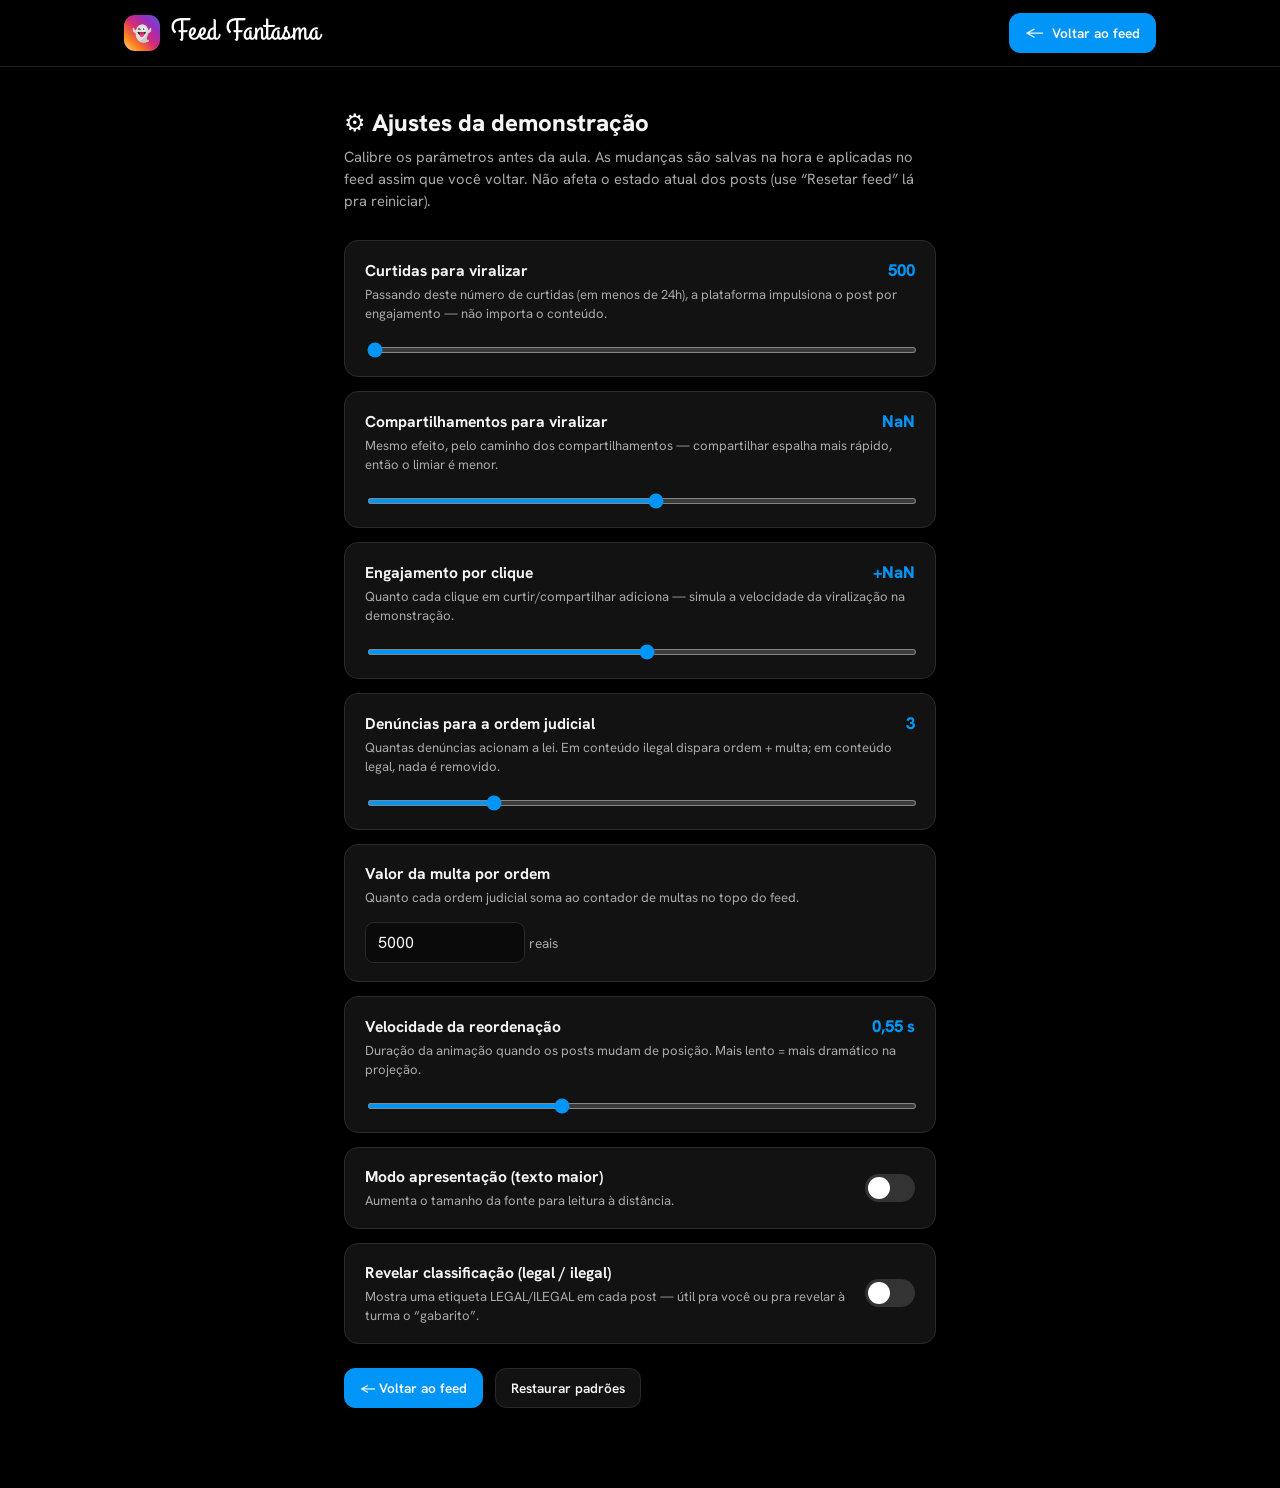
<file: Ajustes.html>
<!DOCTYPE html>
<html lang="pt-BR">
<head>
  <meta charset="UTF-8" />
  <meta name="viewport" content="width=device-width, initial-scale=1.0" />
  <title>Ajustes · Feed Fantasma</title>
  <link rel="preconnect" href="https://fonts.googleapis.com" />
  <link rel="preconnect" href="https://fonts.gstatic.com" crossorigin />
  <link href="https://fonts.googleapis.com/css2?family=Hanken+Grotesk:wght@400;500;600;700;800&family=Grand+Hotel&display=swap" rel="stylesheet" />
  <link rel="stylesheet" href="styles.css" />
</head>
<body>
  <header class="topbar">
    <div class="topbar-main">
      <a class="brand" href="Feed Fantasma.html">
        <span class="ghost">👻</span>
        <span class="word">Feed Fantasma</span>
      </a>
      <div class="top-actions">
        <a class="tbtn primary" href="Feed Fantasma.html"><span class="tbtn-ico">←</span> Voltar ao feed</a>
      </div>
    </div>
  </header>

  <div class="settings-wrap">
    <div class="settings-head">
      <h1>⚙ Ajustes da demonstração</h1>
    </div>
    <p class="settings-lead">Calibre os parâmetros antes da aula. As mudanças são salvas na hora e aplicadas no feed assim que você voltar. Não afeta o estado atual dos posts (use “Resetar feed” lá pra reiniciar).</p>

    <div class="setting">
      <div class="s-top">
        <label for="likes">Curtidas para viralizar</label>
        <span class="s-val" id="likes-val">5.000</span>
      </div>
      <p class="s-desc">Passando deste número de curtidas (em menos de 24h), a plataforma impulsiona o post por engajamento — não importa o conteúdo.</p>
      <input type="range" id="likes" min="1000" max="20000" step="500" />
    </div>

    <div class="setting">
      <div class="s-top">
        <label for="shares">Compartilhamentos para viralizar</label>
        <span class="s-val" id="shares-val">2.000</span>
      </div>
      <p class="s-desc">Mesmo efeito, pelo caminho dos compartilhamentos — compartilhar espalha mais rápido, então o limiar é menor.</p>
      <input type="range" id="shares" min="500" max="10000" step="500" />
    </div>

    <div class="setting">
      <div class="s-top">
        <label for="passo">Engajamento por clique</label>
        <span class="s-val" id="passo-val">1.000</span>
      </div>
      <p class="s-desc">Quanto cada clique em curtir/compartilhar adiciona — simula a velocidade da viralização na demonstração.</p>
      <input type="range" id="passo" min="100" max="5000" step="100" />
    </div>

    <div class="setting">
      <div class="s-top">
        <label for="denuncias">Denúncias para a ordem judicial</label>
        <span class="s-val" id="denuncias-val">3</span>
      </div>
      <p class="s-desc">Quantas denúncias acionam a lei. Em conteúdo ilegal dispara ordem + multa; em conteúdo legal, nada é removido.</p>
      <input type="range" id="denuncias" min="1" max="10" step="1" />
    </div>

    <div class="setting">
      <div class="s-top">
        <label for="multa">Valor da multa por ordem</label>
      </div>
      <p class="s-desc">Quanto cada ordem judicial soma ao contador de multas no topo do feed.</p>
      <input type="number" id="multa" min="0" step="500" /> <span style="color:var(--text-dim);font-size:.85rem;">reais</span>
    </div>

    <div class="setting">
      <div class="s-top">
        <label for="flip">Velocidade da reordenação</label>
        <span class="s-val" id="flip-val">0,55 s</span>
      </div>
      <p class="s-desc">Duração da animação quando os posts mudam de posição. Mais lento = mais dramático na projeção.</p>
      <input type="range" id="flip" min="0.2" max="1.2" step="0.05" />
    </div>

    <div class="setting">
      <div class="toggle-row">
        <div>
          <label for="presentation">Modo apresentação (texto maior)</label>
          <p class="s-desc" style="margin-bottom:0;">Aumenta o tamanho da fonte para leitura à distância.</p>
        </div>
        <span class="switch"><input type="checkbox" id="presentation" /><span class="slider"></span></span>
      </div>
    </div>

    <div class="setting">
      <div class="toggle-row">
        <div>
          <label for="reveal">Revelar classificação (legal / ilegal)</label>
          <p class="s-desc" style="margin-bottom:0;">Mostra uma etiqueta LEGAL/ILEGAL em cada post — útil pra você ou pra revelar à turma o “gabarito”.</p>
        </div>
        <span class="switch"><input type="checkbox" id="reveal" /><span class="slider"></span></span>
      </div>
    </div>

    <div class="settings-actions">
      <a class="tbtn primary" href="Feed Fantasma.html">← Voltar ao feed</a>
      <button class="tbtn" id="restore">Restaurar padrões</button>
      <span class="saved-flash" id="flash">✓ salvo</span>
    </div>
  </div>

  <script src="data.js"></script>
  <script>
    const CONFIG_KEY = "feedFantasma.config.v1";
    function load() {
      try { return { ...window.DEFAULT_CONFIG, ...JSON.parse(localStorage.getItem(CONFIG_KEY) || "{}") }; }
      catch (e) { return { ...window.DEFAULT_CONFIG }; }
    }
    let cfg = load();

    const els = {
      likes: document.getElementById("likes"),
      shares: document.getElementById("shares"),
      passo: document.getElementById("passo"),
      denuncias: document.getElementById("denuncias"),
      multa: document.getElementById("multa"),
      flip: document.getElementById("flip"),
      presentation: document.getElementById("presentation"),
      reveal: document.getElementById("reveal")
    };
    const flash = document.getElementById("flash");

    function render() {
      els.likes.value = cfg.likesEmAlta;
      document.getElementById("likes-val").textContent = (+cfg.likesEmAlta).toLocaleString("pt-BR");
      els.shares.value = cfg.sharesEmAlta;
      document.getElementById("shares-val").textContent = (+cfg.sharesEmAlta).toLocaleString("pt-BR");
      els.passo.value = cfg.passoEngajamento;
      document.getElementById("passo-val").textContent = "+" + (+cfg.passoEngajamento).toLocaleString("pt-BR");
      els.denuncias.value = cfg.denunciasOrdem;
      document.getElementById("denuncias-val").textContent = cfg.denunciasOrdem;
      els.multa.value = cfg.valorMulta;
      els.flip.value = cfg.flipDur;
      document.getElementById("flip-val").textContent = (+cfg.flipDur).toFixed(2).replace(".", ",") + " s";
      els.presentation.checked = !!cfg.presentation;
      els.reveal.checked = !!cfg.revealFlags;
    }

    let flashTimer;
    function save() {
      localStorage.setItem(CONFIG_KEY, JSON.stringify(cfg));
      flash.classList.add("show");
      clearTimeout(flashTimer);
      flashTimer = setTimeout(() => flash.classList.remove("show"), 1200);
    }

    els.likes.addEventListener("input", () => { cfg.likesEmAlta = +els.likes.value; render(); save(); });
    els.shares.addEventListener("input", () => { cfg.sharesEmAlta = +els.shares.value; render(); save(); });
    els.passo.addEventListener("input", () => { cfg.passoEngajamento = +els.passo.value; render(); save(); });
    els.denuncias.addEventListener("input", () => { cfg.denunciasOrdem = +els.denuncias.value; render(); save(); });
    els.multa.addEventListener("input", () => { cfg.valorMulta = Math.max(0, +els.multa.value || 0); save(); });
    els.flip.addEventListener("input", () => { cfg.flipDur = +els.flip.value; render(); save(); });
    els.presentation.addEventListener("change", () => { cfg.presentation = els.presentation.checked; save(); });
    els.reveal.addEventListener("change", () => { cfg.revealFlags = els.reveal.checked; save(); });

    document.getElementById("restore").addEventListener("click", () => {
      cfg = { ...window.DEFAULT_CONFIG };
      render(); save();
    });

    render();
  </script>
</body>
</html>
</file>
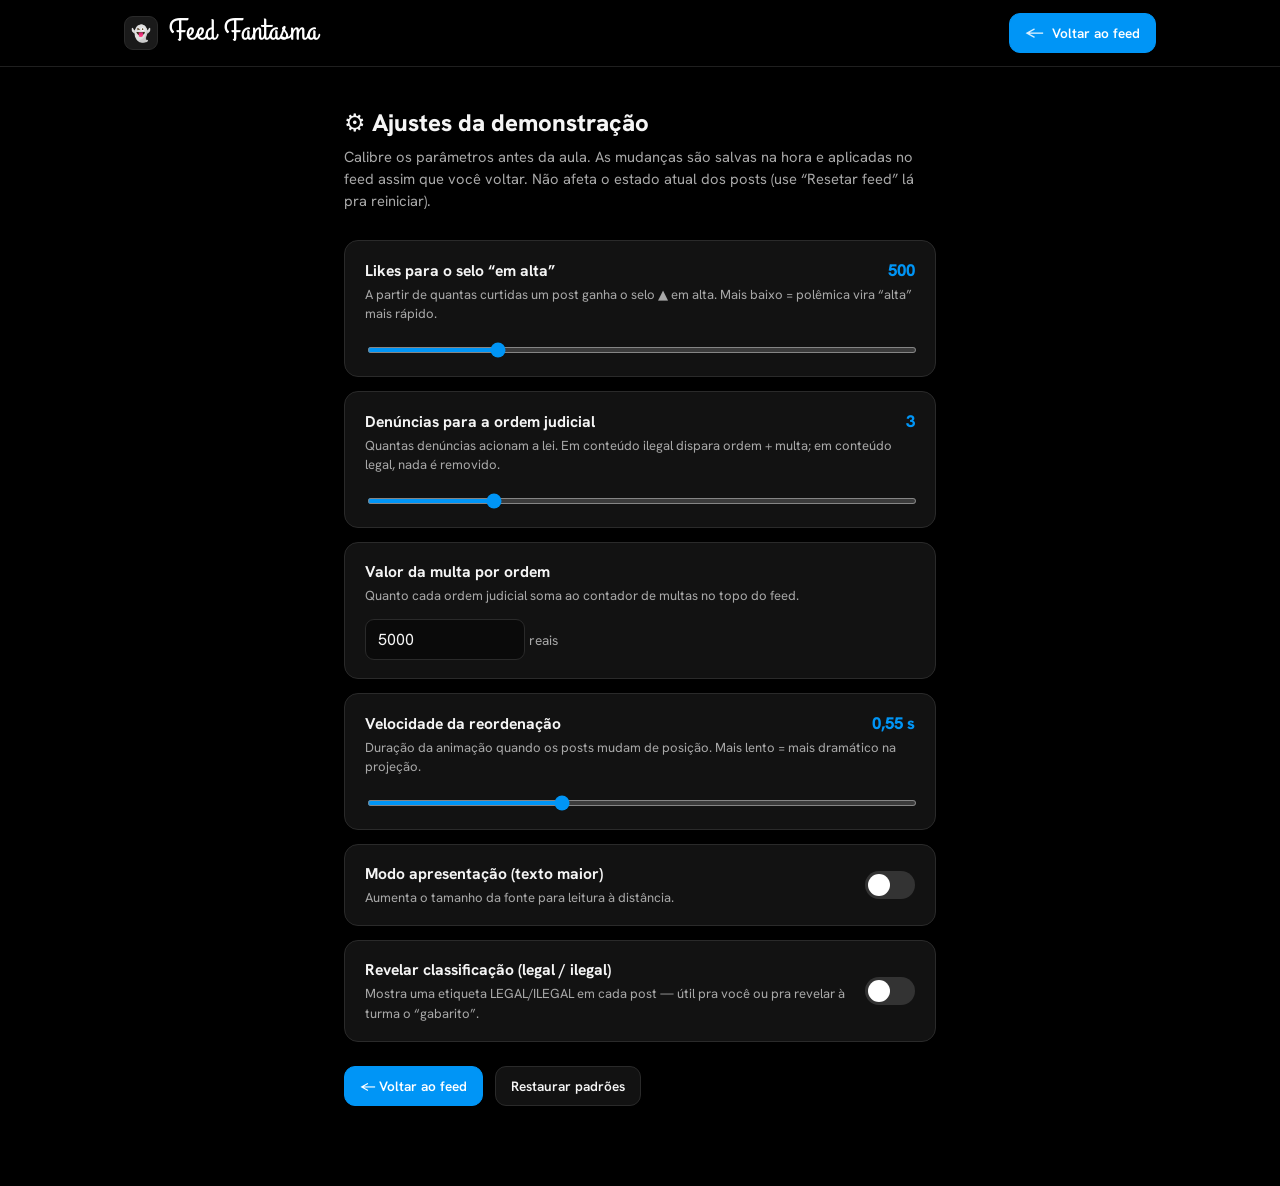
<file: project/Ajustes.html>
<!DOCTYPE html>
<html lang="pt-BR">
<head>
  <meta charset="UTF-8" />
  <meta name="viewport" content="width=device-width, initial-scale=1.0" />
  <title>Ajustes · Feed Fantasma</title>
  <link rel="preconnect" href="https://fonts.googleapis.com" />
  <link rel="preconnect" href="https://fonts.gstatic.com" crossorigin />
  <link href="https://fonts.googleapis.com/css2?family=Hanken+Grotesk:wght@400;500;600;700;800&family=Grand+Hotel&display=swap" rel="stylesheet" />
  <link rel="stylesheet" href="styles.css" />
</head>
<body>
  <header class="topbar">
    <div class="topbar-main">
      <a class="brand" href="Feed Fantasma.html">
        <span class="ghost">👻</span>
        <span class="word">Feed Fantasma</span>
      </a>
      <div class="top-actions">
        <a class="tbtn primary" href="Feed Fantasma.html"><span class="tbtn-ico">←</span> Voltar ao feed</a>
      </div>
    </div>
  </header>

  <div class="settings-wrap">
    <div class="settings-head">
      <h1>⚙ Ajustes da demonstração</h1>
    </div>
    <p class="settings-lead">Calibre os parâmetros antes da aula. As mudanças são salvas na hora e aplicadas no feed assim que você voltar. Não afeta o estado atual dos posts (use “Resetar feed” lá pra reiniciar).</p>

    <div class="setting">
      <div class="s-top">
        <label for="likes">Likes para o selo “em alta”</label>
        <span class="s-val" id="likes-val">500</span>
      </div>
      <p class="s-desc">A partir de quantas curtidas um post ganha o selo ▲ em alta. Mais baixo = polêmica vira “alta” mais rápido.</p>
      <input type="range" id="likes" min="50" max="2000" step="50" />
    </div>

    <div class="setting">
      <div class="s-top">
        <label for="denuncias">Denúncias para a ordem judicial</label>
        <span class="s-val" id="denuncias-val">3</span>
      </div>
      <p class="s-desc">Quantas denúncias acionam a lei. Em conteúdo ilegal dispara ordem + multa; em conteúdo legal, nada é removido.</p>
      <input type="range" id="denuncias" min="1" max="10" step="1" />
    </div>

    <div class="setting">
      <div class="s-top">
        <label for="multa">Valor da multa por ordem</label>
      </div>
      <p class="s-desc">Quanto cada ordem judicial soma ao contador de multas no topo do feed.</p>
      <input type="number" id="multa" min="0" step="500" /> <span style="color:var(--text-dim);font-size:.85rem;">reais</span>
    </div>

    <div class="setting">
      <div class="s-top">
        <label for="flip">Velocidade da reordenação</label>
        <span class="s-val" id="flip-val">0,55 s</span>
      </div>
      <p class="s-desc">Duração da animação quando os posts mudam de posição. Mais lento = mais dramático na projeção.</p>
      <input type="range" id="flip" min="0.2" max="1.2" step="0.05" />
    </div>

    <div class="setting">
      <div class="toggle-row">
        <div>
          <label for="presentation">Modo apresentação (texto maior)</label>
          <p class="s-desc" style="margin-bottom:0;">Aumenta o tamanho da fonte para leitura à distância.</p>
        </div>
        <span class="switch"><input type="checkbox" id="presentation" /><span class="slider"></span></span>
      </div>
    </div>

    <div class="setting">
      <div class="toggle-row">
        <div>
          <label for="reveal">Revelar classificação (legal / ilegal)</label>
          <p class="s-desc" style="margin-bottom:0;">Mostra uma etiqueta LEGAL/ILEGAL em cada post — útil pra você ou pra revelar à turma o “gabarito”.</p>
        </div>
        <span class="switch"><input type="checkbox" id="reveal" /><span class="slider"></span></span>
      </div>
    </div>

    <div class="settings-actions">
      <a class="tbtn primary" href="Feed Fantasma.html">← Voltar ao feed</a>
      <button class="tbtn" id="restore">Restaurar padrões</button>
      <span class="saved-flash" id="flash">✓ salvo</span>
    </div>
  </div>

  <script src="data.js"></script>
  <script>
    const CONFIG_KEY = "feedFantasma.config.v1";
    function load() {
      try { return { ...window.DEFAULT_CONFIG, ...JSON.parse(localStorage.getItem(CONFIG_KEY) || "{}") }; }
      catch (e) { return { ...window.DEFAULT_CONFIG }; }
    }
    let cfg = load();

    const els = {
      likes: document.getElementById("likes"),
      denuncias: document.getElementById("denuncias"),
      multa: document.getElementById("multa"),
      flip: document.getElementById("flip"),
      presentation: document.getElementById("presentation"),
      reveal: document.getElementById("reveal")
    };
    const flash = document.getElementById("flash");

    function render() {
      els.likes.value = cfg.likesEmAlta;
      document.getElementById("likes-val").textContent = (+cfg.likesEmAlta).toLocaleString("pt-BR");
      els.denuncias.value = cfg.denunciasOrdem;
      document.getElementById("denuncias-val").textContent = cfg.denunciasOrdem;
      els.multa.value = cfg.valorMulta;
      els.flip.value = cfg.flipDur;
      document.getElementById("flip-val").textContent = (+cfg.flipDur).toFixed(2).replace(".", ",") + " s";
      els.presentation.checked = !!cfg.presentation;
      els.reveal.checked = !!cfg.revealFlags;
    }

    let flashTimer;
    function save() {
      localStorage.setItem(CONFIG_KEY, JSON.stringify(cfg));
      flash.classList.add("show");
      clearTimeout(flashTimer);
      flashTimer = setTimeout(() => flash.classList.remove("show"), 1200);
    }

    els.likes.addEventListener("input", () => { cfg.likesEmAlta = +els.likes.value; render(); save(); });
    els.denuncias.addEventListener("input", () => { cfg.denunciasOrdem = +els.denuncias.value; render(); save(); });
    els.multa.addEventListener("input", () => { cfg.valorMulta = Math.max(0, +els.multa.value || 0); save(); });
    els.flip.addEventListener("input", () => { cfg.flipDur = +els.flip.value; render(); save(); });
    els.presentation.addEventListener("change", () => { cfg.presentation = els.presentation.checked; save(); });
    els.reveal.addEventListener("change", () => { cfg.revealFlags = els.reveal.checked; save(); });

    document.getElementById("restore").addEventListener("click", () => {
      cfg = { ...window.DEFAULT_CONFIG };
      render(); save();
    });

    render();
  </script>
</body>
</html>
</file>
<file: styles.css>
/* ===== Feed Fantasma — Instagram-inspired dark theme + moderation color system ===== */

:root {
  /* surfaces */
  --bg: #000000;
  --bg-2: #0a0a0a;
  --card: #121212;
  --card-2: #1a1a1a;
  --border: #2a2a2a;
  --border-soft: #1f1f1f;

  /* text */
  --text: #f5f5f5;
  --text-dim: #a8a8a8;
  --text-faint: #6e6e6e;

  /* instagram brand accents */
  --blue: #0095f6;
  --like: #ed4956;
  --ig-grad: linear-gradient(45deg, #feda75, #fa7e1e, #d62976, #962fbf, #4f5bd5);

  /* moderation color system */
  --green: #25d366;   /* impulsionar */
  --yellow: #f5c518;  /* rebaixar / shadowban */
  --red: #ff5247;     /* esconder */
  --purple: #b06cff;  /* lei / ordem judicial */

  --green-dim: #103a22;
  --yellow-dim: #3a3110;
  --red-dim: #3a1614;
  --purple-dim: #281640;

  --flip-dur: .55s;
  --radius: 14px;

  font-size: 16px;
}

html.presentation { font-size: 18.5px; }

* { box-sizing: border-box; }

html, body {
  margin: 0;
  padding: 0;
  background: var(--bg);
  color: var(--text);
  font-family: "Hanken Grotesk", system-ui, sans-serif;
  -webkit-font-smoothing: antialiased;
}

body { min-height: 100vh; }

button { font-family: inherit; cursor: pointer; }

/* scrollbar */
::-webkit-scrollbar { width: 10px; }
::-webkit-scrollbar-track { background: var(--bg); }
::-webkit-scrollbar-thumb { background: #2a2a2a; border-radius: 8px; border: 2px solid var(--bg); }

/* ===================== TOP BAR ===================== */
.topbar {
  position: sticky;
  top: 0;
  z-index: 50;
  background: rgba(0,0,0,.82);
  backdrop-filter: blur(14px);
  border-bottom: 1px solid var(--border-soft);
}
.topbar-main {
  max-width: 1080px;
  margin: 0 auto;
  padding: 13px 24px;
  display: flex;
  align-items: center;
  gap: 22px;
}
.brand {
  display: flex;
  align-items: center;
  gap: 11px;
  text-decoration: none;
  color: var(--text);
  flex-shrink: 0;
}
.brand .ghost {
  width: 36px; height: 36px;
  display: grid; place-items: center;
  border-radius: 11px;
  background: var(--ig-grad);
  border: none;
  color: #fff;
}
.brand .ghost svg { width: 21px; height: 21px; filter: drop-shadow(0 1px 3px rgba(0,0,0,.3)); }
.brand .word {
  font-family: "Grand Hotel", cursive;
  color: #ffffff;
  -webkit-text-fill-color: #ffffff;
  background: none;
  font-size: 1.85rem;
  line-height: 1;
  letter-spacing: .3px;
  white-space: nowrap;
  padding-bottom: 3px;
}

/* action buttons */
.top-actions { display: flex; gap: 10px; margin-left: auto; flex-wrap: wrap; justify-content: flex-end; }
.tbtn {
  display: inline-flex; align-items: center; gap: 8px;
  height: 40px;
  padding: 0 15px;
  border-radius: 11px;
  border: 1px solid var(--border);
  background: var(--card);
  color: var(--text);
  font-size: .85rem;
  font-weight: 600;
  white-space: nowrap;
  text-decoration: none;
  transition: background .15s, border-color .15s, transform .1s, color .15s;
}
.tbtn .tbtn-ico { font-size: 1.02rem; line-height: 1; opacity: .85; display: inline-flex; align-items: center; }
.tbtn .tbtn-ico svg { width: 17px; height: 17px; }
.tbtn:hover { background: var(--card-2); border-color: #3a3a3a; }
.tbtn:active { transform: scale(.96); }
.tbtn.primary { background: var(--blue); border-color: var(--blue); color: #fff; }
.tbtn.primary:hover { filter: brightness(1.08); background: var(--blue); }
.tbtn.on { background: #fff; color: #000; border-color: #fff; }
.tbtn.on .tbtn-ico { opacity: 1; color: #000; }
.tbtn.reset:hover { border-color: var(--red); color: var(--red); background: var(--red-dim); }

/* stats strip */
.topbar-stats {
  border-top: 1px solid var(--border-soft);
  background: rgba(12,12,12,.7);
}
.statgroup {
  max-width: 1080px;
  margin: 0 auto;
  padding: 8px 24px;
  display: flex;
  align-items: center;
  gap: 22px;
  flex-wrap: wrap;
}
.stat {
  display: flex;
  align-items: center;
  gap: 8px;
  font-size: .83rem;
  white-space: nowrap;
}
.stat-num { font-weight: 800; font-variant-numeric: tabular-nums; color: var(--text); }
.stat-lbl { color: var(--text-faint); }
.stat-dot { width: 9px; height: 9px; border-radius: 50%; flex-shrink: 0; }
.stat-dot.v { background: var(--green); }
.stat-dot.h { background: #8a8a8a; }
.stat-dot.d { background: #ff8a80; }
.stat.fine {
  margin-left: auto;
  padding: 5px 14px;
  border-radius: 999px;
  border: 1px solid var(--purple);
  background: var(--purple-dim);
}
.stat.fine .stat-num, .stat.fine .stat-lbl, .stat.fine .stat-ico { color: var(--purple); }
.stat.fine.zero { border-color: var(--border); background: transparent; }
.stat.fine.zero .stat-num { color: var(--text-dim); }
.stat.fine.zero .stat-lbl, .stat.fine.zero .stat-ico { color: var(--text-faint); }

/* ===================== LAYOUT ===================== */
.layout {
  max-width: 1080px;
  margin: 0 auto;
  padding: 26px 24px 80px;
  display: flex;
  gap: 34px;
  align-items: flex-start;
}
.feed { flex: 1; min-width: 0; max-width: 600px; display: flex; flex-direction: column; gap: 20px; }

.feed-hint {
  font-size: .8rem;
  color: var(--text-faint);
  text-align: center;
  padding: 2px 0 4px;
  letter-spacing: .2px;
}

/* ===================== POST CARD ===================== */
.post {
  background: var(--card);
  border: 1px solid var(--border);
  border-radius: var(--radius);
  overflow: hidden;
  will-change: transform;
  position: relative;
}
.post.boosted {
  border-color: var(--green);
  box-shadow: 0 0 0 1px var(--green), 0 0 34px -6px rgba(37,211,102,.5);
}
.post.demoted {
  opacity: .46;
  filter: grayscale(.55);
}
.post.hidden {
  opacity: .16;
  filter: grayscale(1);
}
.post.hidden:hover { opacity: .42; }
.post.locked {
  border-color: var(--purple);
  box-shadow: 0 0 0 1px var(--purple), 0 0 30px -8px rgba(176,108,255,.45);
}

/* status ribbon */
.status-ribbon {
  font-size: .7rem;
  font-weight: 700;
  letter-spacing: .3px;
  padding: 7px 16px;
  display: flex; align-items: center; gap: 7px;
}
.status-ribbon .ri-ico { display: inline-flex; }
.status-ribbon .ri-ico svg { width: 14px; height: 14px; }
.status-ribbon.boost { background: var(--green-dim); color: var(--green); }
.status-ribbon.demote { background: var(--yellow-dim); color: var(--yellow); }
.status-ribbon.hide { background: var(--red-dim); color: var(--red); }
.status-ribbon.lock { background: var(--purple-dim); color: var(--purple); }
.status-ribbon.boost::before { content: "▲"; font-size: .62rem; }
.status-ribbon.demote::before { content: "▼"; font-size: .62rem; }

/* header */
.post-head {
  display: flex;
  align-items: center;
  gap: 11px;
  padding: 12px 14px;
}
.avatar {
  width: 44px; height: 44px; flex-shrink: 0;
  border-radius: 50%;
  display: grid; place-items: center;
  font-weight: 700;
  font-size: 1.02rem;
  color: #fff;
  position: relative;
}
/* anel de story (Instagram) nas contas legais */
.avatar:not(.suspect)::before {
  content: "";
  position: absolute; inset: -4px;
  border-radius: 50%;
  background: var(--ig-grad);
  z-index: -1;
}
.avatar:not(.suspect) { box-shadow: 0 0 0 2px var(--card); }
.avatar.suspect { filter: grayscale(.5) saturate(.7) brightness(.85); }
.avatar.suspect::after {
  content: "";
  position: absolute; right: -2px; bottom: -2px;
  width: 14px; height: 14px;
  background: var(--yellow);
  border-radius: 50%;
  border: 2px solid var(--card);
}
.who { display: flex; flex-direction: column; line-height: 1.3; min-width: 0; flex: 1; }
.name-row { display: flex; align-items: center; gap: 5px; }
.name-row .name { font-weight: 700; font-size: .94rem; white-space: nowrap; }
.verified { width: 15px; height: 15px; flex-shrink: 0; }
.meta-row { display: flex; align-items: center; gap: 5px; font-size: .82rem; color: var(--text-dim); }
.meta-row .handle { white-space: nowrap; }
.meta-row .sep { opacity: .6; }
.meta-row .time { white-space: nowrap; flex-shrink: 0; }

.head-extras { margin-left: auto; display: flex; align-items: center; gap: 10px; flex-shrink: 0; }
.more-btn {
  background: none; border: none; padding: 4px; color: var(--text-faint);
  display: inline-flex; border-radius: 50%; transition: color .15s, background .15s;
}
.more-btn svg { width: 18px; height: 18px; }
.more-btn:hover { color: var(--text); background: var(--card-2); }
.hot-badge {
  display: inline-flex; align-items: center; gap: 5px;
  font-size: .72rem; font-weight: 800;
  background: var(--ig-grad);
  -webkit-background-clip: text;
  background-clip: text;
  color: transparent;
  -webkit-text-fill-color: transparent;
  white-space: nowrap;
}
.hot-badge::before { content: "▲"; font-size: .6rem; -webkit-text-fill-color: #d62976; }
.flag-tag {
  font-size: .64rem; font-weight: 800; letter-spacing: .6px; text-transform: uppercase;
  padding: 3px 8px; border-radius: 5px;
  white-space: nowrap;
}
.flag-tag.legal { color: var(--green); background: var(--green-dim); }
.flag-tag.ilegal { color: var(--red); background: var(--red-dim); }

/* body */
.caption {
  padding: 2px 16px 14px;
  font-size: 1.04rem;
  line-height: 1.55;
  color: #e8e8e8;
  text-wrap: pretty;
}

.post.hidden .caption, .post.hidden .actions,
.post.hidden .report-line, .post.hidden .platform { display: none; }
.hidden-label {
  display: none;
  padding: 4px 16px 14px;
  font-size: .88rem; color: var(--text-dim);
}
.post.hidden .hidden-label { display: block; }
.post.hidden .post-head .who, .post.hidden .head-extras { filter: blur(3px); }

/* action bar */
.actions {
  display: flex;
  align-items: center;
  gap: 2px;
  padding: 6px 10px 4px;
}
.act {
  background: none; border: none;
  display: inline-flex; align-items: center; gap: 8px;
  padding: 7px 9px; border-radius: 8px;
  color: var(--text-dim);
  font-size: .85rem; font-weight: 500;
  transition: transform .12s, color .15s, background .15s;
}
.act svg { width: 21px; height: 21px; }
.act:hover { color: var(--text); background: var(--card-2); }
.act:active { transform: scale(.9); }
.act.like:hover { color: var(--like); }
.act.like.liked { color: var(--like); }
.act.like.liked svg { fill: var(--like); stroke: var(--like); }
.act .cnt { font-variant-numeric: tabular-nums; white-space: nowrap; }
.act.report { margin-left: auto; }
.act.report:hover { color: var(--purple); }
.act.report.armed { color: var(--purple); font-weight: 700; }
@keyframes pop { 0% { transform: scale(1);} 40%{ transform: scale(1.35);} 100%{ transform: scale(1);} }
.act.like.bump svg { animation: pop .4s ease; }

.report-line {
  padding: 0 16px 12px;
  font-size: .8rem; color: var(--text-faint);
}
.report-line b { color: var(--purple); }

/* platform strip */
.platform {
  border-top: 1px solid var(--border-soft);
  background: var(--bg-2);
  padding: 11px 14px 13px;
}
.platform-label {
  font-size: .72rem;
  color: var(--text-dim); font-weight: 600;
  margin-bottom: 9px;
}
.platform-label .muted { color: var(--text-faint); font-weight: 400; }
.platform-btns { display: flex; gap: 8px; }
.pbtn {
  flex: 1;
  display: inline-flex; align-items: center; justify-content: center;
  padding: 9px 8px;
  border-radius: 9px;
  font-size: .82rem; font-weight: 600;
  border: 1px solid var(--border);
  background: transparent;
  color: var(--text-dim);
  transition: all .15s, transform .1s;
}
.pbtn:active { transform: scale(.95); }
.pbtn.boost:hover, .pbtn.boost.active { background: var(--green-dim); border-color: var(--green); color: var(--green); }
.pbtn.demote:hover, .pbtn.demote.active { background: var(--yellow-dim); border-color: var(--yellow); color: var(--yellow); }
.pbtn.hide:hover, .pbtn.hide.active { background: var(--red-dim); border-color: var(--red); color: var(--red); }

/* locked / judicial */
.locked-bar {
  padding: 14px 16px;
  display: flex; align-items: center; gap: 12px;
  background: var(--purple-dim);
  border-top: 1px solid rgba(176,108,255,.3);
}
.locked-bar .lk-text { font-size: .84rem; color: #d9c2ff; flex: 1; line-height: 1.45; }
.locked-bar .lk-text b { color: var(--purple); }
.locked-bar .lk-reason { color: #efe6ff; font-style: italic; }
.del-btn {
  display: inline-flex; align-items: center; gap: 8px;
  padding: 10px 16px;
  border-radius: 9px;
  background: var(--red);
  color: #fff; border: none;
  font-size: .85rem; font-weight: 700;
  transition: filter .15s, transform .1s;
}
.del-btn:hover { filter: brightness(1.1); }
.del-btn:active { transform: scale(.96); }

/* ===================== SIDEBAR ===================== */
.sidebar {
  width: 332px; flex-shrink: 0;
  position: sticky; top: 102px;
  display: flex; flex-direction: column; gap: 16px;
}
.panel {
  background: var(--card);
  border: 1px solid var(--border);
  border-radius: var(--radius);
  padding: 18px 18px 20px;
}
.panel-kicker {
  font-size: .68rem; font-weight: 700; letter-spacing: 1px; text-transform: uppercase;
  color: var(--text-faint); margin-bottom: 9px;
}
.panel-title {
  font-size: 1.12rem; font-weight: 800;
  margin: 0 0 6px; letter-spacing: -.2px;
}
.panel-sub { font-size: .82rem; color: var(--text-dim); margin: 0 0 18px; line-height: 1.5; }

.power {
  padding: 15px 0;
  border-top: 1px solid var(--border-soft);
}
.power:first-of-type { padding-top: 4px; border-top: none; }
.power:last-child { padding-bottom: 0; }
.power-head {
  display: flex; align-items: baseline; gap: 9px;
  margin-bottom: 6px;
}
.power-n {
  font-size: .72rem; font-weight: 800; font-variant-numeric: tabular-nums;
  color: var(--c);
}
.power-name { font-size: .95rem; font-weight: 800; color: var(--text); }
.power-meta {
  margin-left: auto; font-size: .7rem; color: var(--text-faint);
  font-weight: 500; white-space: nowrap;
}
.power p { margin: 0; font-size: .82rem; color: var(--text-dim); line-height: 1.5; }
.power p b { color: var(--text); font-weight: 700; }

.legend { display: flex; flex-direction: column; gap: 10px; }
.legend-row { display: flex; align-items: center; gap: 10px; font-size: .82rem; color: var(--text); font-weight: 600; }
.legend-row .sw { width: 11px; height: 11px; border-radius: 3px; flex-shrink: 0; }
.legend-row .lg-by { margin-left: auto; font-size: .74rem; color: var(--text-faint); font-weight: 400; }

.takeaway { background: var(--bg-2); border-color: var(--border); }
.takeaway p { font-size: .86rem; line-height: 1.55; color: var(--text-dim); margin: 0; }
.takeaway p b { color: var(--text); }

/* ===================== TOASTS ===================== */
.toasts {
  position: fixed;
  top: 96px; right: 22px;
  z-index: 100;
  display: flex; flex-direction: column; gap: 12px;
  width: 340px; max-width: calc(100vw - 44px);
  pointer-events: none;
}
.toast {
  pointer-events: auto;
  position: relative;
  opacity: 1;
  border-radius: 12px;
  padding: 14px 38px 14px 15px;
  border: 1px solid var(--border);
  background: var(--card-2);
  box-shadow: 0 18px 40px -12px rgba(0,0,0,.7);
  animation: toastIn .35s cubic-bezier(.2,.9,.3,1.2) both;
  display: flex; gap: 12px;
}
.toast-close {
  position: absolute; top: 9px; right: 9px;
  width: 24px; height: 24px; border-radius: 50%;
  background: rgba(255,255,255,.07); border: none; color: var(--text-dim);
  font-size: .72rem; display: grid; place-items: center; line-height: 1;
  transition: background .15s, color .15s, transform .1s;
}
.toast-close:hover { background: rgba(255,255,255,.18); color: #fff; }
.toast-close:active { transform: scale(.9); }
.t-hint { font-size: .68rem; color: var(--text-faint); margin-top: 7px; font-style: italic; }
.toast.out { animation: toastOut .4s ease forwards; }
@keyframes toastIn { from { transform: translateX(40px) scale(.95); } to { transform: none; } }
@media (prefers-reduced-motion: reduce) { .toast { animation: none; } }
@keyframes toastOut { to { opacity: 0; transform: translateX(40px) scale(.95); } }
.toast .t-ico {
  width: 36px; height: 36px; flex-shrink: 0;
  border-radius: 9px; display: grid; place-items: center;
}
.toast .t-ico svg { width: 19px; height: 19px; }
.toast .t-body { flex: 1; min-width: 0; }
.toast .t-title { font-weight: 800; font-size: .9rem; margin-bottom: 3px; }
.toast .t-text { font-size: .8rem; color: var(--text-dim); line-height: 1.4; }
.toast .t-text b { color: var(--text); }

.toast.judicial { border-color: var(--purple); background: linear-gradient(150deg, #1d1230, #120c1a); }
.toast.judicial .t-ico { background: var(--purple-dim); color: var(--purple); }
.toast.judicial .t-title { color: var(--purple); }

.toast.censura { border-color: var(--green); background: linear-gradient(150deg, #0e2418, #0c130f); }
.toast.censura .t-ico { background: var(--green-dim); color: var(--green); }
.toast.censura .t-title { color: var(--green); }

.toast.info .t-ico { background: var(--card); color: var(--text-dim); }

/* ===================== RESPONSIVE ===================== */
@media (max-width: 980px) {
  .layout { flex-direction: column; align-items: stretch; }
  .feed { max-width: 600px; width: 100%; margin: 0 auto; }
  .sidebar { width: 100%; max-width: 600px; margin: 0 auto; position: static; flex-direction: column; }
}
@media (max-width: 620px) {
  .topbar-main { padding: 10px 14px; }
  .statgroup { padding: 8px 14px; gap: 16px; }
  .stat-lbl { display: none; }
  .layout { padding: 16px 12px 60px; }
}

/* ===================== AJUSTES PAGE ===================== */
.settings-wrap { max-width: 640px; margin: 0 auto; padding: 40px 24px 80px; }
.settings-head { display: flex; align-items: center; gap: 14px; margin-bottom: 8px; }
.settings-head h1 { font-size: 1.5rem; margin: 0; font-weight: 800; }
.settings-lead { color: var(--text-dim); font-size: .92rem; line-height: 1.5; margin: 0 0 28px; }
.setting {
  background: var(--card); border: 1px solid var(--border);
  border-radius: var(--radius); padding: 18px 20px; margin-bottom: 14px;
}
.setting .s-top { display: flex; justify-content: space-between; align-items: baseline; gap: 12px; }
.setting label { font-weight: 700; font-size: .98rem; }
.setting .s-val { font-variant-numeric: tabular-nums; font-weight: 800; color: var(--blue); font-size: 1.05rem; }
.setting .s-desc { color: var(--text-dim); font-size: .82rem; margin: 4px 0 14px; line-height: 1.45; }
.setting input[type="range"] { width: 100%; accent-color: var(--blue); height: 6px; }
.setting input[type="number"] {
  background: var(--bg-2); border: 1px solid var(--border); color: var(--text);
  border-radius: 9px; padding: 9px 12px; font-size: 1rem; width: 160px; font-family: inherit;
}
.toggle-row { display: flex; align-items: center; justify-content: space-between; gap: 16px; }
.switch { position: relative; width: 50px; height: 28px; flex-shrink: 0; }
.switch input { opacity: 0; width: 0; height: 0; }
.switch .slider {
  position: absolute; inset: 0; background: #333; border-radius: 999px; transition: .2s;
}
.switch .slider::before {
  content: ""; position: absolute; height: 22px; width: 22px; left: 3px; top: 3px;
  background: #fff; border-radius: 50%; transition: .2s;
}
.switch input:checked + .slider { background: var(--blue); }
.switch input:checked + .slider::before { transform: translateX(22px); }
.settings-actions { display: flex; gap: 12px; margin-top: 24px; }
.saved-flash { color: var(--green); font-size: .85rem; font-weight: 700; opacity: 0; transition: opacity .3s; }
.saved-flash.show { opacity: 1; }

/* ===================== VIEW TOGGLE ===================== */
.viewtoggle {
  display: inline-flex;
  gap: 3px;
  padding: 3px;
  background: var(--bg-2);
  border: 1px solid var(--border);
  border-radius: 11px;
  margin: 0 auto;
}
.viewtoggle button {
  border: none; background: none;
  color: var(--text-dim);
  font-family: inherit; font-size: .84rem; font-weight: 700;
  padding: 7px 16px; border-radius: 8px;
  white-space: nowrap;
  transition: background .15s, color .15s;
}
.viewtoggle button:hover { color: var(--text); }
.viewtoggle button.on { background: var(--card); color: var(--text); box-shadow: 0 1px 4px rgba(0,0,0,.35); }
.statgroup > .viewtoggle { margin: 0; flex-shrink: 0; }
.statgroup .stat.fine { margin-left: auto; }

/* Rodar algoritmo */
.tbtn.run { font-weight: 700; }
.tbtn.run.ready { background: var(--blue); border-color: var(--blue); color: #fff; }
.tbtn.run.ready:hover { filter: brightness(1.08); }
.tbtn.run.ready .tbtn-ico { opacity: 1; }
.tbtn.run.done { color: var(--text-faint); }
.tbtn.run:disabled { cursor: default; }

/* Apresentar no X */
.tbtn.present {
  background: #000; border-color: #000; color: #fff; text-decoration: none; font-weight: 700;
}
.tbtn.present:hover { background: #1a1a1a; border-color: #333; filter: none; }
.tbtn.present .tbtn-ico svg { width: 15px; height: 15px; }

/* ===================== COLUMN TAGS ===================== */
.col-tag {
  font-size: .68rem; font-weight: 800; letter-spacing: .6px; text-transform: uppercase;
  padding: 8px 2px 0; margin-top: -4px;
}
.user-tag { color: var(--text-faint); }
.algo-tag { color: var(--blue); padding-top: 0; margin-top: 0; }

/* cabeçalho + resumo da coluna do algoritmo */
.algo-colhead {
  position: sticky; top: 132px; z-index: 6;
  background: var(--bg);
  padding: 6px 0 10px;
  border-bottom: 1px solid var(--border-soft);
  margin-bottom: 2px;
}
.algo-summary { display: flex; flex-wrap: wrap; gap: 6px; margin-top: 8px; }
.algo-summary .as {
  font-size: .74rem; font-weight: 700;
  padding: 4px 10px; border-radius: 999px;
  border: 1px solid var(--border);
  color: var(--text-dim); background: var(--card);
  font-variant-numeric: tabular-nums;
}
.algo-summary .as.boost { color: var(--green); border-color: rgba(37,211,102,.4); background: var(--green-dim); }
.algo-summary .as.demote { color: var(--yellow); border-color: rgba(245,197,24,.4); background: var(--yellow-dim); }
.algo-summary .as.hide { color: var(--red); border-color: rgba(255,82,71,.4); background: var(--red-dim); }
.algo-summary .as.normal { color: #9fb4cc; }
.algo-summary .as.pend { color: var(--blue); border-color: rgba(0,149,246,.4); }
@media (max-width: 880px) { .algo-colhead { position: static; } }

/* ===================== COMPOSER ===================== */
.composer {
  background: var(--card);
  border: 1px solid var(--border);
  border-radius: var(--radius);
  padding: 14px 14px 12px;
}
.composer-top { display: flex; gap: 11px; }
.composer-av {
  width: 40px; height: 40px; flex-shrink: 0; border-radius: 50%;
  display: grid; place-items: center;
  font-size: .72rem; font-weight: 800; color: #fff;
  background: linear-gradient(140deg, #2f6f8f, #1d4a63);
}
.composer-input {
  flex: 1; min-width: 0;
  background: none; border: none; resize: none;
  color: var(--text); font-family: inherit; font-size: 1.02rem; line-height: 1.45;
  padding: 8px 0 0;
}
.composer-input::placeholder { color: var(--text-faint); }
.composer-input:focus { outline: none; }
.composer-presets {
  display: flex; gap: 7px; flex-wrap: wrap;
  padding: 10px 0 0 51px;
}
.preset {
  font-size: .76rem; font-weight: 600;
  color: var(--text-dim);
  background: var(--bg-2); border: 1px solid var(--border);
  padding: 5px 11px; border-radius: 999px;
  transition: border-color .15s, color .15s;
}
.preset:hover { color: var(--text); border-color: #3a3a3a; }
.composer-bar {
  display: flex; align-items: center; gap: 12px;
  padding: 11px 0 0 51px; margin-top: 11px;
  border-top: 1px solid var(--border-soft);
}
.composer-hint { font-size: .72rem; color: var(--text-faint); }
.composer-pub {
  margin-left: auto;
  background: var(--blue); color: #fff; border: none;
  font-weight: 700; font-size: .88rem;
  padding: 9px 20px; border-radius: 10px;
  transition: filter .15s, opacity .15s, transform .1s;
}
.composer-pub:hover:not(:disabled) { filter: brightness(1.08); }
.composer-pub:active:not(:disabled) { transform: scale(.96); }
.composer-pub:disabled { opacity: .4; cursor: default; }

/* ===================== POST: PROCESSING ===================== */
.post.processing { border-color: var(--blue); }
.proc-ribbon {
  font-size: .72rem; font-weight: 700; letter-spacing: .3px;
  color: var(--blue); background: rgba(0,149,246,.1);
  padding: 8px 16px; display: flex; align-items: center; gap: 8px;
}
.proc-dot {
  width: 8px; height: 8px; border-radius: 50%; background: var(--blue);
  animation: procPulse 1s ease-in-out infinite;
}
@keyframes procPulse { 0%,100% { opacity: .35; } 50% { opacity: 1; } }
.proc-dots i, .ac-analyzing-txt i { animation: blink 1.2s infinite both; }
.proc-dots i:nth-child(2), .ac-analyzing-txt i:nth-child(2) { animation-delay: .2s; }
.proc-dots i:nth-child(3), .ac-analyzing-txt i:nth-child(3) { animation-delay: .4s; }
@keyframes blink { 0%,100% { opacity: 0; } 50% { opacity: 1; } }
.scanline {
  position: absolute; left: 0; right: 0; top: 0; height: 2px; z-index: 4;
  background: linear-gradient(90deg, transparent, var(--blue), transparent);
  animation: scan 1.6s linear infinite;
}
@keyframes scan { 0% { transform: translateY(0); } 100% { transform: translateY(220px); } }

/* ===================== ALGO FEED (sala de máquinas) ===================== */
.algo-feed {
  flex: 1; min-width: 0; max-width: 600px;
  display: flex; flex-direction: column; gap: 14px;
}
.layout.view-algo .algo-feed { max-width: 640px; }

.algo-card {
  background: #0d0f12;
  border: 1px solid #222831;
  border-radius: var(--radius);
  padding: 14px 15px;
  font-family: "Hanken Grotesk", system-ui, sans-serif;
}
.algo-card.preview { opacity: .96; }
.algo-card.processing { border-color: var(--blue); }
.ac-head { display: flex; align-items: center; gap: 10px; margin-bottom: 8px; }
.ac-id {
  font-family: ui-monospace, "SF Mono", Menlo, monospace;
  font-size: .84rem; font-weight: 700; color: #cdd6e0;
}
.ac-type {
  margin-left: auto;
  font-family: ui-monospace, Menlo, monospace;
  font-size: .68rem; font-weight: 700; letter-spacing: .4px;
  padding: 3px 8px; border-radius: 5px;
}
.ac-type.legal { color: var(--green); background: var(--green-dim); }
.ac-type.ilegal { color: var(--red); background: var(--red-dim); }
.ac-text {
  font-size: .9rem; color: #d6dde4; line-height: 1.5;
  margin-bottom: 13px;
  padding: 9px 11px; border-radius: 8px;
  background: #0a0d11; border: 1px solid #1a2027;
}
mark.hl {
  background: rgba(255,82,71,.22);
  color: #ffb3ad;
  border-radius: 3px; padding: 0 2px;
  font-weight: 700;
  box-shadow: inset 0 -1px 0 rgba(255,82,71,.5);
}
.chip-match {
  font-family: ui-monospace, Menlo, monospace;
  font-size: .78rem; font-weight: 700;
  color: #ffb3ad; background: var(--red-dim);
  border: 1px solid rgba(255,82,71,.35);
  padding: 2px 8px; border-radius: 5px;
}

.ac-rows { display: flex; flex-direction: column; gap: 9px; margin-bottom: 13px; }
.ac-row { display: flex; align-items: center; gap: 10px; font-size: .85rem; }
.ac-k {
  font-family: ui-monospace, Menlo, monospace;
  font-size: .8rem;
  color: var(--text-faint); flex-shrink: 0;
  width: 158px;
}
.ac-v { display: flex; align-items: center; gap: 7px; flex-wrap: wrap; min-width: 0; }
.ac-muted { color: var(--text-faint); }

.meter { display: flex; align-items: center; gap: 8px; flex: 1; min-width: 120px; }
.meter-track { flex: 1; height: 6px; background: #1a1f26; border-radius: 999px; overflow: hidden; }
.meter-fill { height: 100%; border-radius: 999px; transition: width .4s ease; }
.meter-val { font-family: ui-monospace, Menlo, monospace; font-size: .76rem; color: #cdd6e0; font-variant-numeric: tabular-nums; }

.pol { font-weight: 700; font-size: .76rem; padding: 2px 9px; border-radius: 999px; text-transform: capitalize; }
.pol-lo { color: var(--text-dim); background: #1a1f26; }
.pol-mid { color: var(--yellow); background: var(--yellow-dim); }
.pol-hi { color: var(--red); background: var(--red-dim); }

.chip-sens {
  font-size: .72rem; color: #d9c2ff; background: var(--purple-dim);
  padding: 2px 8px; border-radius: 5px;
}
.ac-regex {
  font-family: ui-monospace, Menlo, monospace; font-size: .78rem;
  color: #9fd0ff; background: #0a1622; border: 1px solid #16324a;
  padding: 3px 8px; border-radius: 5px;
  overflow-wrap: anywhere;
}
.ac-flag { font-family: ui-monospace, Menlo, monospace; font-size: .68rem; font-weight: 700; padding: 2px 7px; border-radius: 4px; }
.ac-flag.hit { color: var(--red); background: var(--red-dim); }
.ac-flag.miss { color: var(--text-faint); background: #1a1f26; }
.ac-signal { font-family: ui-monospace, Menlo, monospace; font-size: .78rem; color: #ffcf8a; }

.ac-decision {
  display: flex; align-items: center; gap: 11px;
  padding: 11px 13px; border-radius: 10px;
  border: 1px solid; margin-bottom: 9px;
}
.ac-dec-main { display: flex; flex-direction: column; line-height: 1.1; }
.ac-dec-label { font-size: .6rem; letter-spacing: 1px; text-transform: uppercase; opacity: .7; }
.ac-dec-value { font-size: 1.18rem; font-weight: 800; letter-spacing: .3px; }
.ac-dec-delta { font-family: ui-monospace, Menlo, monospace; font-size: .76rem; opacity: .9; }
.ac-dec-state {
  margin-left: auto; font-size: .64rem; font-weight: 800; letter-spacing: .5px; text-transform: uppercase;
  padding: 3px 8px; border-radius: 5px; background: rgba(255,255,255,.06); opacity: .7;
}
.ac-dec-state.on { opacity: 1; background: rgba(255,255,255,.12); }
.d-boost { border-color: var(--green); background: var(--green-dim); color: var(--green); }
.d-demote { border-color: var(--yellow); background: var(--yellow-dim); color: var(--yellow); }
.d-hide { border-color: var(--red); background: var(--red-dim); color: var(--red); }
.d-normal { border-color: #2a3340; background: #131922; color: #9fb4cc; }
.d-review { border-color: var(--purple); background: var(--purple-dim); color: var(--purple); }

.ac-motivo { font-size: .8rem; color: var(--text-dim); line-height: 1.5; }
.ac-override {
  margin-top: 10px; font-size: .76rem; line-height: 1.4;
  padding: 8px 10px; border-radius: 8px;
}
.ac-override.law { color: #d9c2ff; background: var(--purple-dim); border: 1px solid #3a2a4a; }
.ac-override.manual { color: var(--text-dim); background: #161a12; border: 1px solid #2c331f; }
.ac-override b { color: #fff; }

.ac-analyzing {
  position: relative; height: 92px; border-radius: 9px; overflow: hidden;
  background: #0a0e13; border: 1px solid #16324a;
  display: grid; place-items: center;
}
.ac-analyzing-txt { font-family: ui-monospace, Menlo, monospace; font-size: .82rem; color: var(--blue); }
.ac-scan {
  position: absolute; left: 0; right: 0; top: 0; height: 2px;
  background: linear-gradient(90deg, transparent, var(--blue), transparent);
  animation: scan2 1.3s linear infinite;
}
@keyframes scan2 { 0% { transform: translateY(0); } 100% { transform: translateY(92px); } }

/* ===================== BOTH (lado a lado) ===================== */
.layout.both { max-width: 1340px; gap: 24px; flex-direction: row; }
.layout.both .feed { max-width: none; margin: 0; }
.layout.both .algo-feed { max-width: none; margin: 0; }
@media (max-width: 880px) {
  .layout.both { flex-direction: column; }
  .layout.both .feed, .layout.both .algo-feed { max-width: 600px; width: 100%; margin: 0 auto; }
}

/* ===================== ENGAGEMENT LINE ===================== */
.act.share.shared { color: var(--green); }
.act.share:hover { color: var(--green); }
.act.bump svg { animation: pop .4s ease; }
.engage-line {
  display: flex; align-items: center; gap: 10px; flex-wrap: wrap;
  padding: 2px 16px 12px;
  font-size: .82rem; color: var(--text-faint);
}
.engage-line .eng-nums b { color: var(--text); font-variant-numeric: tabular-nums; }
.eng-boom {
  color: var(--green); font-weight: 700;
  background: var(--green-dim); padding: 3px 9px; border-radius: 999px;
}
.eng-thresh { color: var(--text-faint); }

/* ===================== EMPTY STATE ===================== */
.feed-empty {
  border: 1px dashed var(--border);
  border-radius: var(--radius);
  padding: 46px 24px;
  text-align: center;
  display: flex; flex-direction: column; align-items: center; gap: 8px;
}
.fe-ico { font-size: 2.2rem; color: var(--text-faint); line-height: 1; }
.fe-title { font-size: 1.05rem; font-weight: 800; }
.fe-sub { font-size: .86rem; color: var(--text-dim); max-width: 320px; line-height: 1.5; }
.fe-btn {
  margin-top: 10px;
  background: var(--blue); color: #fff; border: none;
  font-weight: 700; font-size: .9rem; padding: 10px 18px; border-radius: 10px;
}
.fe-btn:hover { filter: brightness(1.08); }

/* ===================== DRAWER ===================== */
.drawer-scrim {
  position: fixed; inset: 0; z-index: 199;
  background: rgba(0,0,0,.55);
  opacity: 0; pointer-events: none; transition: opacity .28s;
}
.drawer-scrim.show { opacity: 1; pointer-events: auto; }
.drawer {
  position: fixed; top: 0; right: 0; height: 100vh; height: 100dvh;
  width: 420px; max-width: 93vw; z-index: 200;
  background: var(--bg-2);
  border-left: 1px solid var(--border);
  box-shadow: -24px 0 60px -20px rgba(0,0,0,.7);
  transform: translateX(100%); transition: transform .3s cubic-bezier(.3,.9,.3,1);
  display: flex; flex-direction: column;
}
.drawer.open { transform: none; }
.drawer-head {
  flex-shrink: 0;
  display: flex; align-items: flex-start; gap: 12px;
  padding: 18px 20px 14px;
  border-bottom: 1px solid var(--border);
}
.drawer-title { font-size: 1.12rem; font-weight: 800; }
.drawer-sub { font-size: .82rem; color: var(--text-dim); margin-top: 3px; line-height: 1.4; }
.drawer-x {
  margin-left: auto; flex-shrink: 0;
  width: 30px; height: 30px; border-radius: 50%;
  background: var(--card); border: 1px solid var(--border); color: var(--text-dim);
  font-size: .8rem;
}
.drawer-x:hover { color: #fff; background: var(--card-2); }
.drawer-body { flex: 1; overflow-y: auto; padding: 16px 20px 24px; }

.drawer-listtag {
  font-size: .68rem; font-weight: 800; letter-spacing: .8px; text-transform: uppercase;
  color: var(--text-faint); margin: 20px 0 10px;
}
.drawer-list { display: flex; flex-direction: column; gap: 10px; }
.sug {
  display: flex; gap: 11px; align-items: flex-start;
  background: var(--card); border: 1px solid var(--border);
  border-radius: 11px; padding: 11px 12px;
}
.sug.done { opacity: .5; }
.sug-av {
  width: 34px; height: 34px; flex-shrink: 0; border-radius: 50%;
  display: grid; place-items: center; color: #fff; font-weight: 700; font-size: .82rem;
}
.sug-av.suspect { filter: grayscale(.5) brightness(.85); }
.sug-main { flex: 1; min-width: 0; }
.sug-name { font-size: .85rem; font-weight: 700; }
.sug-handle { color: var(--text-dim); font-weight: 400; }
.sug-text { font-size: .8rem; color: var(--text-dim); line-height: 1.4; margin-top: 2px; }
.sug-pub {
  flex-shrink: 0; align-self: center;
  background: var(--blue); color: #fff; border: none;
  font-weight: 700; font-size: .8rem; padding: 7px 13px; border-radius: 8px;
}
.sug-pub:hover:not(:disabled) { filter: brightness(1.08); }
.sug-pub:disabled { background: var(--card-2); color: var(--text-faint); cursor: default; }

/* ===================== RULES DRAWER ===================== */
.rules-note {
  font-size: .8rem; color: var(--text-dim); line-height: 1.5;
  background: var(--card); border: 1px solid var(--border);
  border-radius: 10px; padding: 10px 12px; margin-bottom: 16px;
}
.rules-note b { color: var(--text); }
.rule {
  border: 1px solid var(--border); border-left: 3px solid var(--rc, var(--border));
  border-radius: 10px; padding: 12px 13px; margin-bottom: 12px;
  background: var(--card);
}
.rule.r-esconder { --rc: var(--red); }
.rule.r-impulsionar { --rc: var(--green); }
.rule.r-rebaixar { --rc: var(--yellow); }
.rule-head { display: flex; align-items: baseline; gap: 9px; margin-bottom: 9px; }
.rule-name { font-weight: 800; font-size: .92rem; }
.rule-acao { margin-left: auto; font-size: .74rem; font-weight: 700; }
.rule-acao.r-esconder { color: var(--red); }
.rule-acao.r-impulsionar { color: var(--green); }
.rule-acao.r-rebaixar { color: var(--yellow); }
.rule-words { display: flex; flex-wrap: wrap; gap: 6px; margin-bottom: 11px; }
.word-chip {
  display: inline-flex; align-items: center; gap: 6px;
  font-size: .78rem; font-weight: 600;
  background: var(--bg-2); border: 1px solid var(--border);
  padding: 4px 6px 4px 10px; border-radius: 999px;
}
.word-chip button {
  width: 16px; height: 16px; border-radius: 50%; border: none;
  background: rgba(255,255,255,.08); color: var(--text-dim);
  font-size: .6rem; line-height: 1; display: grid; place-items: center;
}
.word-chip button:hover { background: var(--red); color: #fff; }
.rule-add { display: flex; gap: 7px; }
.rule-add input {
  flex: 1; min-width: 0;
  background: var(--bg-2); border: 1px solid var(--border); color: var(--text);
  border-radius: 8px; padding: 8px 11px; font-size: .85rem; font-family: inherit;
}
.rule-add input:focus { outline: none; border-color: var(--blue); }
.rule-add button {
  flex-shrink: 0;
  background: var(--card-2); border: 1px solid var(--border); color: var(--text);
  border-radius: 8px; padding: 0 12px; font-size: .82rem; font-weight: 700;
}
.rule-add button:hover:not(:disabled) { border-color: #3a3a3a; }
.rule-add button:disabled { opacity: .4; cursor: default; }
.rules-restore {
  width: 100%; margin-top: 4px;
  background: none; border: 1px dashed var(--border); color: var(--text-dim);
  border-radius: 9px; padding: 9px; font-size: .82rem; font-weight: 600;
}
.rules-restore:hover { color: var(--text); border-color: #3a3a3a; }
.rules-foot { flex-shrink: 0; padding: 14px 20px; border-top: 1px solid var(--border); }
.rules-rerun {
  width: 100%;
  background: var(--blue); color: #fff; border: none;
  font-weight: 800; font-size: .95rem; padding: 12px; border-radius: 11px;
}
.rules-rerun:hover:not(:disabled) { filter: brightness(1.08); }
.rules-rerun:disabled { background: var(--card-2); color: var(--text-faint); cursor: default; }

/* ===================== ALGO CARD: regras/chips/destaque ===================== */
.chip-rule {
  font-size: .74rem; font-weight: 700;
  padding: 3px 9px; border-radius: 6px;
}
.chip-rule.r-esconder { color: var(--red); background: var(--red-dim); }
.chip-rule.r-impulsionar { color: var(--green); background: var(--green-dim); }
.chip-rule.r-rebaixar { color: var(--yellow); background: var(--yellow-dim); }
.chip-match.m-esconder { color: #ffb3ad; background: var(--red-dim); border-color: rgba(255,82,71,.35); }
.chip-match.m-impulsionar { color: #9fe7bd; background: var(--green-dim); border-color: rgba(37,211,102,.35); }
.chip-match.m-rebaixar { color: #f3d77a; background: var(--yellow-dim); border-color: rgba(245,197,24,.35); }
.ac-eng { font-size: .82rem; color: var(--text-dim); }
.ac-eng b { color: var(--text); font-variant-numeric: tabular-nums; }
mark.hl.hl-esconder { background: rgba(255,82,71,.22); color: #ffb3ad; box-shadow: inset 0 -1px 0 rgba(255,82,71,.5); }
mark.hl.hl-impulsionar { background: rgba(37,211,102,.2); color: #9fe7bd; box-shadow: inset 0 -1px 0 rgba(37,211,102,.5); }
mark.hl.hl-rebaixar { background: rgba(245,197,24,.2); color: #f3d77a; box-shadow: inset 0 -1px 0 rgba(245,197,24,.5); }
.ac-dec-state.stale { opacity: 1; color: #ffcf8a; background: rgba(255,180,80,.16); }
</file>
<file: project/styles.css>
/* ===== Feed Fantasma — Instagram-inspired dark theme + moderation color system ===== */

:root {
  /* surfaces */
  --bg: #000000;
  --bg-2: #0a0a0a;
  --card: #121212;
  --card-2: #1a1a1a;
  --border: #2a2a2a;
  --border-soft: #1f1f1f;

  /* text */
  --text: #f5f5f5;
  --text-dim: #a8a8a8;
  --text-faint: #6e6e6e;

  /* instagram brand accents */
  --blue: #0095f6;
  --like: #ed4956;
  --ig-grad: linear-gradient(45deg, #feda75, #fa7e1e, #d62976, #962fbf, #4f5bd5);

  /* moderation color system */
  --green: #25d366;   /* impulsionar */
  --yellow: #f5c518;  /* rebaixar / shadowban */
  --red: #ff5247;     /* esconder */
  --purple: #b06cff;  /* lei / ordem judicial */

  --green-dim: #103a22;
  --yellow-dim: #3a3110;
  --red-dim: #3a1614;
  --purple-dim: #281640;

  --flip-dur: .55s;
  --radius: 14px;

  font-size: 16px;
}

html.presentation { font-size: 18.5px; }

* { box-sizing: border-box; }

html, body {
  margin: 0;
  padding: 0;
  background: var(--bg);
  color: var(--text);
  font-family: "Hanken Grotesk", system-ui, sans-serif;
  -webkit-font-smoothing: antialiased;
}

body { min-height: 100vh; }

button { font-family: inherit; cursor: pointer; }

/* scrollbar */
::-webkit-scrollbar { width: 10px; }
::-webkit-scrollbar-track { background: var(--bg); }
::-webkit-scrollbar-thumb { background: #2a2a2a; border-radius: 8px; border: 2px solid var(--bg); }

/* ===================== TOP BAR ===================== */
.topbar {
  position: sticky;
  top: 0;
  z-index: 50;
  background: rgba(0,0,0,.82);
  backdrop-filter: blur(14px);
  border-bottom: 1px solid var(--border-soft);
}
.topbar-main {
  max-width: 1080px;
  margin: 0 auto;
  padding: 13px 24px;
  display: flex;
  align-items: center;
  gap: 22px;
}
.brand {
  display: flex;
  align-items: center;
  gap: 11px;
  text-decoration: none;
  color: var(--text);
  flex-shrink: 0;
}
.brand .ghost {
  width: 34px; height: 34px;
  display: grid; place-items: center;
  border-radius: 9px;
  background: var(--card-2);
  border: 1px solid var(--border);
  color: var(--text);
}
.brand .ghost svg { width: 21px; height: 21px; }
.brand .word {
  font-family: "Grand Hotel", cursive;
  color: #ffffff;
  -webkit-text-fill-color: #ffffff;
  background: none;
  font-size: 1.85rem;
  line-height: 1;
  letter-spacing: .3px;
  white-space: nowrap;
  padding-bottom: 3px;
}

/* action buttons */
.top-actions { display: flex; gap: 10px; margin-left: auto; flex-wrap: wrap; justify-content: flex-end; }
.tbtn {
  display: inline-flex; align-items: center; gap: 8px;
  height: 40px;
  padding: 0 15px;
  border-radius: 11px;
  border: 1px solid var(--border);
  background: var(--card);
  color: var(--text);
  font-size: .85rem;
  font-weight: 600;
  white-space: nowrap;
  text-decoration: none;
  transition: background .15s, border-color .15s, transform .1s, color .15s;
}
.tbtn .tbtn-ico { font-size: 1.02rem; line-height: 1; opacity: .85; display: inline-flex; align-items: center; }
.tbtn .tbtn-ico svg { width: 17px; height: 17px; }
.tbtn:hover { background: var(--card-2); border-color: #3a3a3a; }
.tbtn:active { transform: scale(.96); }
.tbtn.primary { background: var(--blue); border-color: var(--blue); color: #fff; }
.tbtn.primary:hover { filter: brightness(1.08); background: var(--blue); }
.tbtn.on { background: #fff; color: #000; border-color: #fff; }
.tbtn.on .tbtn-ico { opacity: 1; color: #000; }
.tbtn.reset:hover { border-color: var(--red); color: var(--red); background: var(--red-dim); }

/* stats strip */
.topbar-stats {
  border-top: 1px solid var(--border-soft);
  background: rgba(12,12,12,.7);
}
.statgroup {
  max-width: 1080px;
  margin: 0 auto;
  padding: 9px 24px;
  display: flex;
  align-items: center;
  gap: 24px;
  flex-wrap: wrap;
}
.stat {
  display: flex;
  align-items: center;
  gap: 8px;
  font-size: .83rem;
  white-space: nowrap;
}
.stat-num { font-weight: 800; font-variant-numeric: tabular-nums; color: var(--text); }
.stat-lbl { color: var(--text-faint); }
.stat-dot { width: 9px; height: 9px; border-radius: 50%; flex-shrink: 0; }
.stat-dot.v { background: var(--green); }
.stat-dot.h { background: #8a8a8a; }
.stat-dot.d { background: #ff8a80; }
.stat.fine {
  margin-left: auto;
  padding: 5px 14px;
  border-radius: 999px;
  border: 1px solid var(--purple);
  background: var(--purple-dim);
}
.stat.fine .stat-num, .stat.fine .stat-lbl, .stat.fine .stat-ico { color: var(--purple); }
.stat.fine.zero { border-color: var(--border); background: transparent; }
.stat.fine.zero .stat-num { color: var(--text-dim); }
.stat.fine.zero .stat-lbl, .stat.fine.zero .stat-ico { color: var(--text-faint); }

/* ===================== LAYOUT ===================== */
.layout {
  max-width: 1080px;
  margin: 0 auto;
  padding: 26px 24px 80px;
  display: flex;
  gap: 34px;
  align-items: flex-start;
}
.feed { flex: 1; min-width: 0; max-width: 600px; display: flex; flex-direction: column; gap: 20px; }

.feed-hint {
  font-size: .8rem;
  color: var(--text-faint);
  text-align: center;
  padding: 2px 0 4px;
  letter-spacing: .2px;
}

/* ===================== POST CARD ===================== */
.post {
  background: var(--card);
  border: 1px solid var(--border);
  border-radius: var(--radius);
  overflow: hidden;
  will-change: transform;
  position: relative;
}
.post.boosted {
  border-color: var(--green);
  box-shadow: 0 0 0 1px var(--green), 0 0 34px -6px rgba(37,211,102,.5);
}
.post.demoted {
  opacity: .46;
  filter: grayscale(.55);
}
.post.hidden {
  opacity: .16;
  filter: grayscale(1);
}
.post.hidden:hover { opacity: .42; }
.post.locked {
  border-color: var(--purple);
  box-shadow: 0 0 0 1px var(--purple), 0 0 30px -8px rgba(176,108,255,.45);
}

/* status ribbon */
.status-ribbon {
  font-size: .7rem;
  font-weight: 700;
  letter-spacing: .3px;
  padding: 7px 16px;
  display: flex; align-items: center; gap: 7px;
}
.status-ribbon .ri-ico { display: inline-flex; }
.status-ribbon .ri-ico svg { width: 14px; height: 14px; }
.status-ribbon.boost { background: var(--green-dim); color: var(--green); }
.status-ribbon.demote { background: var(--yellow-dim); color: var(--yellow); }
.status-ribbon.hide { background: var(--red-dim); color: var(--red); }
.status-ribbon.lock { background: var(--purple-dim); color: var(--purple); }
.status-ribbon.boost::before { content: "▲"; font-size: .62rem; }
.status-ribbon.demote::before { content: "▼"; font-size: .62rem; }

/* header */
.post-head {
  display: flex;
  align-items: center;
  gap: 11px;
  padding: 12px 14px;
}
.avatar {
  width: 44px; height: 44px; flex-shrink: 0;
  border-radius: 50%;
  display: grid; place-items: center;
  font-weight: 700;
  font-size: 1.02rem;
  color: #fff;
  position: relative;
}
/* anel de story (Instagram) nas contas legais */
.avatar:not(.suspect)::before {
  content: "";
  position: absolute; inset: -4px;
  border-radius: 50%;
  background: var(--ig-grad);
  z-index: -1;
}
.avatar:not(.suspect) { box-shadow: 0 0 0 2px var(--card); }
.avatar.suspect { filter: grayscale(.5) saturate(.7) brightness(.85); }
.avatar.suspect::after {
  content: "";
  position: absolute; right: -2px; bottom: -2px;
  width: 14px; height: 14px;
  background: var(--yellow);
  border-radius: 50%;
  border: 2px solid var(--card);
}
.who { display: flex; flex-direction: column; line-height: 1.3; min-width: 0; flex: 1; }
.name-row { display: flex; align-items: center; gap: 5px; }
.name-row .name { font-weight: 700; font-size: .94rem; white-space: nowrap; }
.verified { width: 15px; height: 15px; flex-shrink: 0; }
.meta-row { display: flex; align-items: center; gap: 5px; font-size: .82rem; color: var(--text-dim); }
.meta-row .handle { white-space: nowrap; }
.meta-row .sep { opacity: .6; }
.meta-row .time { white-space: nowrap; flex-shrink: 0; }

.head-extras { margin-left: auto; display: flex; align-items: center; gap: 10px; flex-shrink: 0; }
.more-btn {
  background: none; border: none; padding: 4px; color: var(--text-faint);
  display: inline-flex; border-radius: 50%; transition: color .15s, background .15s;
}
.more-btn svg { width: 18px; height: 18px; }
.more-btn:hover { color: var(--text); background: var(--card-2); }
.hot-badge {
  display: inline-flex; align-items: center; gap: 5px;
  font-size: .72rem; font-weight: 800;
  background: var(--ig-grad);
  -webkit-background-clip: text;
  background-clip: text;
  color: transparent;
  -webkit-text-fill-color: transparent;
  white-space: nowrap;
}
.hot-badge::before { content: "▲"; font-size: .6rem; -webkit-text-fill-color: #d62976; }
.flag-tag {
  font-size: .64rem; font-weight: 800; letter-spacing: .6px; text-transform: uppercase;
  padding: 3px 8px; border-radius: 5px;
  white-space: nowrap;
}
.flag-tag.legal { color: var(--green); background: var(--green-dim); }
.flag-tag.ilegal { color: var(--red); background: var(--red-dim); }

/* body */
.caption {
  padding: 2px 16px 14px;
  font-size: 1.04rem;
  line-height: 1.55;
  color: #e8e8e8;
  text-wrap: pretty;
}

.post.hidden .caption, .post.hidden .actions,
.post.hidden .report-line, .post.hidden .platform { display: none; }
.hidden-label {
  display: none;
  padding: 4px 16px 14px;
  font-size: .88rem; color: var(--text-dim);
}
.post.hidden .hidden-label { display: block; }
.post.hidden .post-head .who, .post.hidden .head-extras { filter: blur(3px); }

/* action bar */
.actions {
  display: flex;
  align-items: center;
  gap: 2px;
  padding: 6px 10px 4px;
}
.act {
  background: none; border: none;
  display: inline-flex; align-items: center; gap: 8px;
  padding: 7px 9px; border-radius: 8px;
  color: var(--text-dim);
  font-size: .85rem; font-weight: 500;
  transition: transform .12s, color .15s, background .15s;
}
.act svg { width: 21px; height: 21px; }
.act:hover { color: var(--text); background: var(--card-2); }
.act:active { transform: scale(.9); }
.act.like:hover { color: var(--like); }
.act.like.liked { color: var(--like); }
.act.like.liked svg { fill: var(--like); stroke: var(--like); }
.act .cnt { font-variant-numeric: tabular-nums; white-space: nowrap; }
.act.report { margin-left: auto; }
.act.report:hover { color: var(--purple); }
.act.report.armed { color: var(--purple); font-weight: 700; }
@keyframes pop { 0% { transform: scale(1);} 40%{ transform: scale(1.35);} 100%{ transform: scale(1);} }
.act.like.bump svg { animation: pop .4s ease; }

.report-line {
  padding: 0 16px 12px;
  font-size: .8rem; color: var(--text-faint);
}
.report-line b { color: var(--purple); }

/* platform strip */
.platform {
  border-top: 1px solid var(--border-soft);
  background: var(--bg-2);
  padding: 11px 14px 13px;
}
.platform-label {
  font-size: .72rem;
  color: var(--text-dim); font-weight: 600;
  margin-bottom: 9px;
}
.platform-label .muted { color: var(--text-faint); font-weight: 400; }
.platform-btns { display: flex; gap: 8px; }
.pbtn {
  flex: 1;
  display: inline-flex; align-items: center; justify-content: center;
  padding: 9px 8px;
  border-radius: 9px;
  font-size: .82rem; font-weight: 600;
  border: 1px solid var(--border);
  background: transparent;
  color: var(--text-dim);
  transition: all .15s, transform .1s;
}
.pbtn:active { transform: scale(.95); }
.pbtn.boost:hover, .pbtn.boost.active { background: var(--green-dim); border-color: var(--green); color: var(--green); }
.pbtn.demote:hover, .pbtn.demote.active { background: var(--yellow-dim); border-color: var(--yellow); color: var(--yellow); }
.pbtn.hide:hover, .pbtn.hide.active { background: var(--red-dim); border-color: var(--red); color: var(--red); }

/* locked / judicial */
.locked-bar {
  padding: 14px 16px;
  display: flex; align-items: center; gap: 12px;
  background: var(--purple-dim);
  border-top: 1px solid rgba(176,108,255,.3);
}
.locked-bar .lk-text { font-size: .84rem; color: #d9c2ff; flex: 1; line-height: 1.45; }
.locked-bar .lk-text b { color: var(--purple); }
.locked-bar .lk-reason { color: #efe6ff; font-style: italic; }
.del-btn {
  display: inline-flex; align-items: center; gap: 8px;
  padding: 10px 16px;
  border-radius: 9px;
  background: var(--red);
  color: #fff; border: none;
  font-size: .85rem; font-weight: 700;
  transition: filter .15s, transform .1s;
}
.del-btn:hover { filter: brightness(1.1); }
.del-btn:active { transform: scale(.96); }

/* ===================== SIDEBAR ===================== */
.sidebar {
  width: 332px; flex-shrink: 0;
  position: sticky; top: 102px;
  display: flex; flex-direction: column; gap: 16px;
}
.panel {
  background: var(--card);
  border: 1px solid var(--border);
  border-radius: var(--radius);
  padding: 18px 18px 20px;
}
.panel-kicker {
  font-size: .68rem; font-weight: 700; letter-spacing: 1px; text-transform: uppercase;
  color: var(--text-faint); margin-bottom: 9px;
}
.panel-title {
  font-size: 1.12rem; font-weight: 800;
  margin: 0 0 6px; letter-spacing: -.2px;
}
.panel-sub { font-size: .82rem; color: var(--text-dim); margin: 0 0 18px; line-height: 1.5; }

.power {
  padding: 15px 0;
  border-top: 1px solid var(--border-soft);
}
.power:first-of-type { padding-top: 4px; border-top: none; }
.power:last-child { padding-bottom: 0; }
.power-head {
  display: flex; align-items: baseline; gap: 9px;
  margin-bottom: 6px;
}
.power-n {
  font-size: .72rem; font-weight: 800; font-variant-numeric: tabular-nums;
  color: var(--c);
}
.power-name { font-size: .95rem; font-weight: 800; color: var(--text); }
.power-meta {
  margin-left: auto; font-size: .7rem; color: var(--text-faint);
  font-weight: 500; white-space: nowrap;
}
.power p { margin: 0; font-size: .82rem; color: var(--text-dim); line-height: 1.5; }
.power p b { color: var(--text); font-weight: 700; }

.legend { display: flex; flex-direction: column; gap: 10px; }
.legend-row { display: flex; align-items: center; gap: 10px; font-size: .82rem; color: var(--text); font-weight: 600; }
.legend-row .sw { width: 11px; height: 11px; border-radius: 3px; flex-shrink: 0; }
.legend-row .lg-by { margin-left: auto; font-size: .74rem; color: var(--text-faint); font-weight: 400; }

.takeaway { background: var(--bg-2); border-color: var(--border); }
.takeaway p { font-size: .86rem; line-height: 1.55; color: var(--text-dim); margin: 0; }
.takeaway p b { color: var(--text); }

/* ===================== TOASTS ===================== */
.toasts {
  position: fixed;
  top: 96px; right: 22px;
  z-index: 100;
  display: flex; flex-direction: column; gap: 12px;
  width: 340px; max-width: calc(100vw - 44px);
  pointer-events: none;
}
.toast {
  pointer-events: auto;
  position: relative;
  opacity: 1;
  border-radius: 12px;
  padding: 14px 38px 14px 15px;
  border: 1px solid var(--border);
  background: var(--card-2);
  box-shadow: 0 18px 40px -12px rgba(0,0,0,.7);
  animation: toastIn .35s cubic-bezier(.2,.9,.3,1.2) both;
  display: flex; gap: 12px;
}
.toast-close {
  position: absolute; top: 9px; right: 9px;
  width: 24px; height: 24px; border-radius: 50%;
  background: rgba(255,255,255,.07); border: none; color: var(--text-dim);
  font-size: .72rem; display: grid; place-items: center; line-height: 1;
  transition: background .15s, color .15s, transform .1s;
}
.toast-close:hover { background: rgba(255,255,255,.18); color: #fff; }
.toast-close:active { transform: scale(.9); }
.t-hint { font-size: .68rem; color: var(--text-faint); margin-top: 7px; font-style: italic; }
.toast.out { animation: toastOut .4s ease forwards; }
@keyframes toastIn { from { transform: translateX(40px) scale(.95); } to { transform: none; } }
@media (prefers-reduced-motion: reduce) { .toast { animation: none; } }
@keyframes toastOut { to { opacity: 0; transform: translateX(40px) scale(.95); } }
.toast .t-ico {
  width: 36px; height: 36px; flex-shrink: 0;
  border-radius: 9px; display: grid; place-items: center;
}
.toast .t-ico svg { width: 19px; height: 19px; }
.toast .t-body { flex: 1; min-width: 0; }
.toast .t-title { font-weight: 800; font-size: .9rem; margin-bottom: 3px; }
.toast .t-text { font-size: .8rem; color: var(--text-dim); line-height: 1.4; }
.toast .t-text b { color: var(--text); }

.toast.judicial { border-color: var(--purple); background: linear-gradient(150deg, #1d1230, #120c1a); }
.toast.judicial .t-ico { background: var(--purple-dim); color: var(--purple); }
.toast.judicial .t-title { color: var(--purple); }

.toast.censura { border-color: var(--green); background: linear-gradient(150deg, #0e2418, #0c130f); }
.toast.censura .t-ico { background: var(--green-dim); color: var(--green); }
.toast.censura .t-title { color: var(--green); }

.toast.info .t-ico { background: var(--card); color: var(--text-dim); }

/* ===================== RESPONSIVE ===================== */
@media (max-width: 980px) {
  .layout { flex-direction: column; align-items: stretch; }
  .feed { max-width: 600px; width: 100%; margin: 0 auto; }
  .sidebar { width: 100%; max-width: 600px; margin: 0 auto; position: static; flex-direction: column; }
}
@media (max-width: 620px) {
  .topbar-main { padding: 10px 14px; }
  .statgroup { padding: 8px 14px; gap: 16px; }
  .stat-lbl { display: none; }
  .layout { padding: 16px 12px 60px; }
}

/* ===================== AJUSTES PAGE ===================== */
.settings-wrap { max-width: 640px; margin: 0 auto; padding: 40px 24px 80px; }
.settings-head { display: flex; align-items: center; gap: 14px; margin-bottom: 8px; }
.settings-head h1 { font-size: 1.5rem; margin: 0; font-weight: 800; }
.settings-lead { color: var(--text-dim); font-size: .92rem; line-height: 1.5; margin: 0 0 28px; }
.setting {
  background: var(--card); border: 1px solid var(--border);
  border-radius: var(--radius); padding: 18px 20px; margin-bottom: 14px;
}
.setting .s-top { display: flex; justify-content: space-between; align-items: baseline; gap: 12px; }
.setting label { font-weight: 700; font-size: .98rem; }
.setting .s-val { font-variant-numeric: tabular-nums; font-weight: 800; color: var(--blue); font-size: 1.05rem; }
.setting .s-desc { color: var(--text-dim); font-size: .82rem; margin: 4px 0 14px; line-height: 1.45; }
.setting input[type="range"] { width: 100%; accent-color: var(--blue); height: 6px; }
.setting input[type="number"] {
  background: var(--bg-2); border: 1px solid var(--border); color: var(--text);
  border-radius: 9px; padding: 9px 12px; font-size: 1rem; width: 160px; font-family: inherit;
}
.toggle-row { display: flex; align-items: center; justify-content: space-between; gap: 16px; }
.switch { position: relative; width: 50px; height: 28px; flex-shrink: 0; }
.switch input { opacity: 0; width: 0; height: 0; }
.switch .slider {
  position: absolute; inset: 0; background: #333; border-radius: 999px; transition: .2s;
}
.switch .slider::before {
  content: ""; position: absolute; height: 22px; width: 22px; left: 3px; top: 3px;
  background: #fff; border-radius: 50%; transition: .2s;
}
.switch input:checked + .slider { background: var(--blue); }
.switch input:checked + .slider::before { transform: translateX(22px); }
.settings-actions { display: flex; gap: 12px; margin-top: 24px; }
.saved-flash { color: var(--green); font-size: .85rem; font-weight: 700; opacity: 0; transition: opacity .3s; }
.saved-flash.show { opacity: 1; }
</file>
